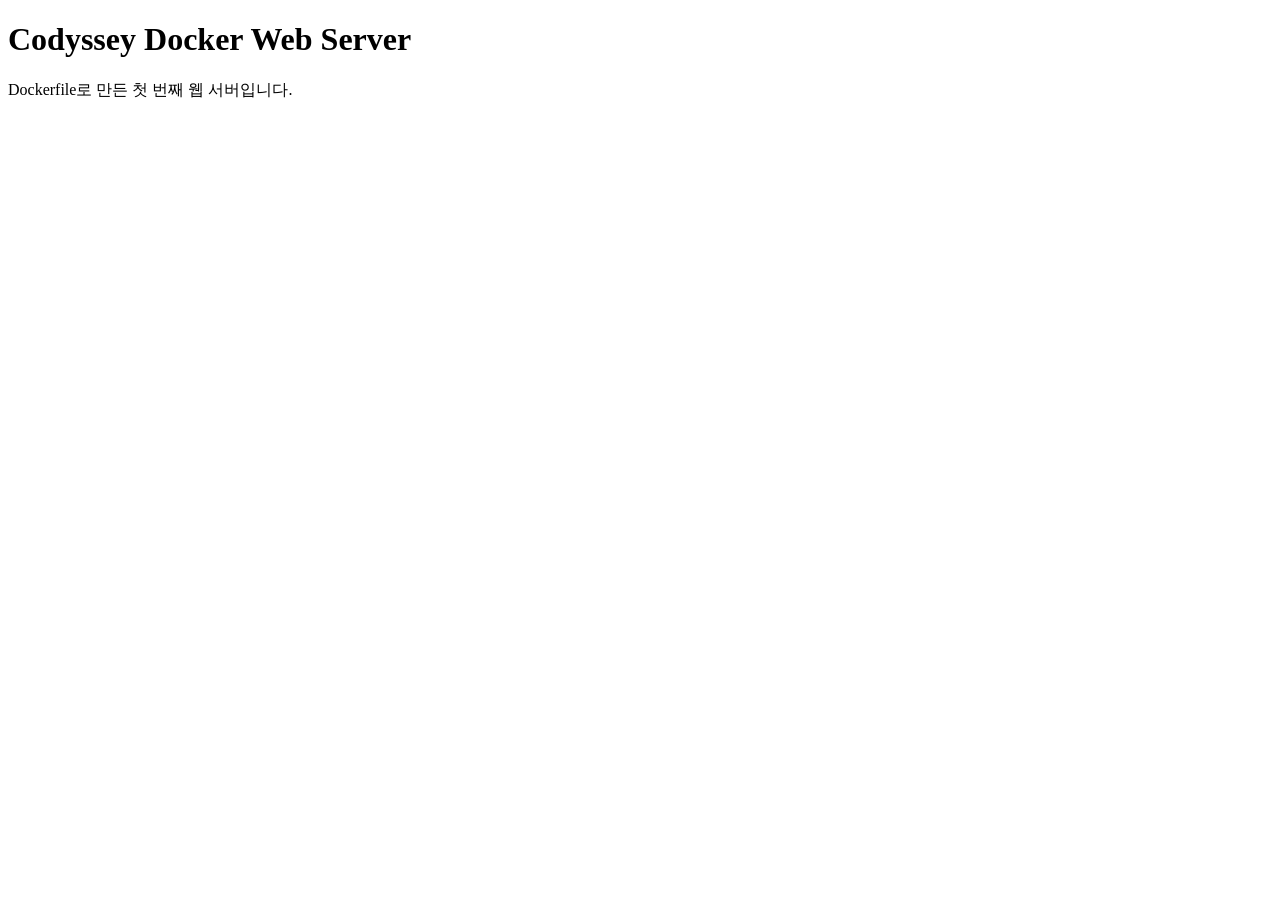
<file: dockerfile-manual-practice/index.html>
<!DOCTYPE html>
<html lang="ko">
<head>
    <meta charset="UTF-8">
    <meta name="viewport" content="width=device-width, initial-scale=1.0">
    <title>Codyssey Docker Web Server</title>
</head>
<body>
    <h1>Codyssey Docker Web Server</h1>
    <p>Dockerfile로 만든 첫 번째 웹 서버입니다.</p>
</body>
</html>
</file>
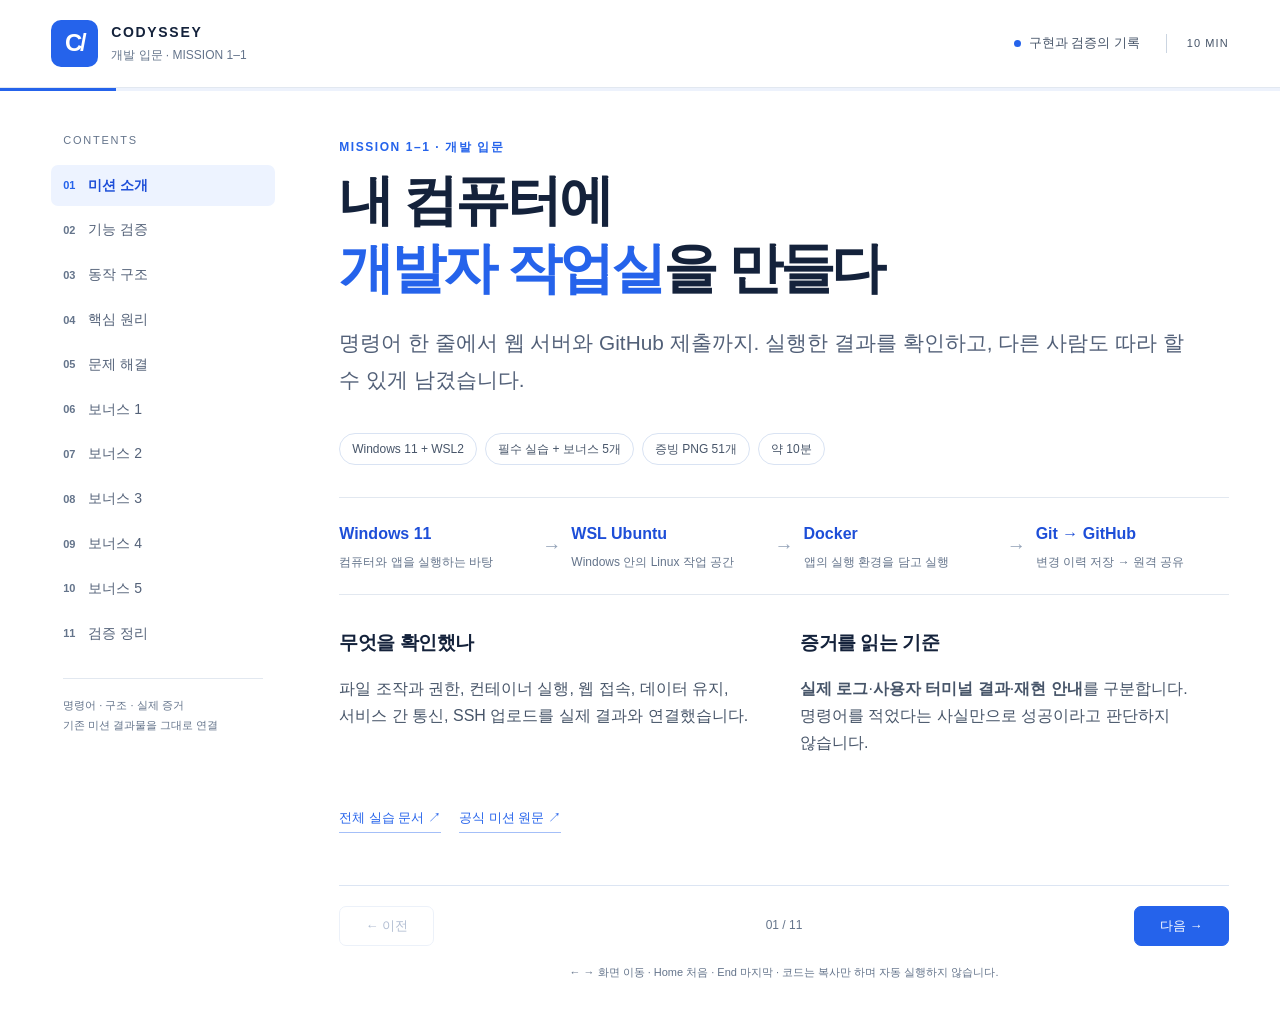
<file: presentation/index.html>
<!doctype html>
<html lang="ko"><head><meta charset="utf-8"><meta name="viewport" content="width=device-width, initial-scale=1"><meta name="color-scheme" content="light"><meta name="description" content="코디세이 미션 1-1의 실제 구현과 증거를 연결한 10분 동료 평가 자료"><title>개발자 작업실 — Codyssey 미션 1-1</title><link rel="stylesheet" href="style.css"><script src="script.js" defer></script></head>
<body><a class="skip-link" href="#main">본문으로 이동</a><header class="topbar"><a class="brand" href="#intro" data-slide="intro"><span class="brand-mark" aria-hidden="true">C/</span><span>CODYSSEY<small>개발 입문 · MISSION 1–1</small></span></a><div class="top-meta"><span class="live-dot" aria-hidden="true"></span>구현과 검증의 기록<span class="duration">10 MIN</span></div></header><div class="progress-track" aria-hidden="true"><div id="progress-fill"></div></div><div class="layout"><aside class="sidebar"><p class="nav-label">CONTENTS</p><nav aria-label="발표 목차"><a href="#intro" data-slide="intro"><span>01</span>미션 소개</a><a href="#verification" data-slide="verification"><span>02</span>기능 검증</a><a href="#architecture" data-slide="architecture"><span>03</span>동작 구조</a><a href="#principles" data-slide="principles"><span>04</span>핵심 원리</a><a href="#troubleshooting" data-slide="troubleshooting"><span>05</span>문제 해결</a><a href="#bonus1" data-slide="bonus1"><span>06</span>보너스 1</a><a href="#bonus2" data-slide="bonus2"><span>07</span>보너스 2</a><a href="#bonus3" data-slide="bonus3"><span>08</span>보너스 3</a><a href="#bonus4" data-slide="bonus4"><span>09</span>보너스 4</a><a href="#bonus5" data-slide="bonus5"><span>10</span>보너스 5</a><a href="#summary" data-slide="summary"><span>11</span>검증 정리</a></nav><div class="sidebar-note">명령어 · 구조 · 실제 증거<br>기존 미션 결과물을 그대로 연결</div></aside><main id="main"><section class="slide" id="intro" aria-labelledby="heading-intro"><p class="eyebrow">MISSION 1–1 · 개발 입문</p><h2 id="heading-intro" tabindex="-1">내 컴퓨터에<br><em>개발자 작업실</em>을 만들다</h2><p class="lead">명령어 한 줄에서 웹 서버와 GitHub 제출까지. 실행한 결과를 확인하고, 다른 사람도 따라 할 수 있게 남겼습니다.</p><div class="hero-facts"><span>Windows 11 + WSL2</span><span>필수 실습 + 보너스 5개</span><span>증빙 PNG 51개</span><span>약 10분</span></div><div class="flow" role="group" aria-label="Windows 11 → WSL Ubuntu → Docker → Git → GitHub"><div class="flow-node"><strong>Windows 11</strong><span>컴퓨터와 앱을 실행하는 바탕</span></div><span class="flow-arrow" aria-hidden="true">→</span><div class="flow-node"><strong>WSL Ubuntu</strong><span>Windows 안의 Linux 작업 공간</span></div><span class="flow-arrow" aria-hidden="true">→</span><div class="flow-node"><strong>Docker</strong><span>앱의 실행 환경을 담고 실행</span></div><span class="flow-arrow" aria-hidden="true">→</span><div class="flow-node"><strong>Git → GitHub</strong><span>변경 이력 저장 → 원격 공유</span></div></div><div class="split"><div><h3>무엇을 확인했나</h3><p>파일 조작과 권한, 컨테이너 실행, 웹 접속, 데이터 유지, 서비스 간 통신, SSH 업로드를 실제 결과와 연결했습니다.</p></div><div><h3>증거를 읽는 기준</h3><p><b>실제 로그</b>·<b>사용자 터미널 결과</b>·<b>재현 안내</b>를 구분합니다. 명령어를 적었다는 사실만으로 성공이라고 판단하지 않습니다.</p></div></div><div class="sources"><a class="source-link" href="https://github.com/inyoung7-lab/ia-codyssey-allinone-test1-1/blob/main/README.md" target="_blank" rel="noopener noreferrer">전체 실습 문서 <span aria-hidden="true">↗</span></a><a class="source-link" href="https://github.com/inyoung7-lab/ia-codyssey-allinone-test1-1/blob/main/mission-requirements.md" target="_blank" rel="noopener noreferrer">공식 미션 원문 <span aria-hidden="true">↗</span></a></div></section><section class="slide" id="verification" aria-labelledby="heading-verification"><p class="eyebrow">01 · 기능 동작 검증</p><h2 id="heading-verification" tabindex="-1">명령을 실행하고,<br><em>결과로 확인한다</em></h2><p class="lead">터미널은 글자로 컴퓨터에 요청하는 창입니다. 입력한 명령과 뒤에 나타난 결과를 함께 읽습니다.</p><div class="table-scroll"><table><thead><tr><th scope="col">Linux 명령</th><th scope="col">쉬운 뜻</th><th scope="col">확인 방법</th></tr></thead><tbody><tr><th scope="row">pwd · ls -la · cd</th><td>현재 위치 · 숨김 파일까지 목록 · 폴더 이동</td><td>경로와 목록 확인</td></tr><tr><th scope="row">mkdir · touch</th><td>폴더 생성 · 없던 빈 파일 생성</td><td>목록과 0바이트 크기 확인</td></tr><tr><th scope="row">cp · mv · rm</th><td>복사 · 이동/이름 변경 · 삭제</td><td>복사본, 새 이름, 삭제 후 부재 확인</td></tr><tr><th scope="row">cat · chmod</th><td>내용 읽기 · 접근 권한 바꾸기</td><td>본문과 stat/ls 권한 확인</td></tr></tbody></table></div><div class="code-block"><div class="code-bar"><span>추가 검증 로그의 명령 · 실행용 시연 아님</span><button class="copy-button" type="button" aria-label="추가 검증 로그의 명령 · 실행용 시연 아님 복사">복사</button></div><pre tabindex="0"><code>mv -n -- source.txt renamed.txt
test ! -e source.txt
test -f renamed.txt
rm -- renamed.txt
test ! -e renamed.txt</code></pre></div><div class="result"><span class="result-label">실제 검증 기록</span><p>2026-11-07 별도 CLI 검증: <b>각 단계 exit=0</b>. 이전 실습 사진과 하나의 연속 실행으로 묶지 않았습니다.</p></div><div class="table-scroll"><table><thead><tr><th scope="col">Docker 명령</th><th scope="col">무엇을 확인하나</th></tr></thead><tbody><tr><th scope="row">docker --version</th><td>Docker 클라이언트 버전</td></tr><tr><th scope="row">docker run hello-world</th><td>컨테이너를 새로 만들어 테스트 메시지 실행</td></tr><tr><th scope="row">docker ps / docker ps -a</th><td>실행 중 목록 / 종료된 것까지 전체 목록</td></tr><tr><th scope="row">docker images</th><td>저장된 이미지 목록</td></tr></tbody></table></div><div class="flow" role="group" aria-label="git add → git commit → git push"><div class="flow-node"><strong>git add</strong><span>저장할 변경 선택</span></div><span class="flow-arrow" aria-hidden="true">→</span><div class="flow-node"><strong>git commit</strong><span>로컬 이력에 기록</span></div><span class="flow-arrow" aria-hidden="true">→</span><div class="flow-node"><strong>git push</strong><span>원격 GitHub에 전송</span></div></div><p class="note">run·add·commit·push는 상태를 바꾸는 명령입니다. 이 페이지의 복사 버튼은 명령을 실행하지 않습니다.</p><div class="sources"><a class="source-link" href="https://github.com/inyoung7-lab/ia-codyssey-allinone-test1-1/blob/main/evidence/linux-cli-mv-rm-execution-log.txt" target="_blank" rel="noopener noreferrer">mv·rm 직접 실행 로그 <span aria-hidden="true">↗</span></a><a class="source-link" href="https://github.com/inyoung7-lab/ia-codyssey-allinone-test1-1/blob/main/evidence/cli-touch-empty-file-confirmed.png" target="_blank" rel="noopener noreferrer">touch·0바이트 증빙 <span aria-hidden="true">↗</span></a><a class="source-link" href="https://github.com/inyoung7-lab/ia-codyssey-allinone-test1-1/blob/main/evidence/docker-hello-world-success.png" target="_blank" rel="noopener noreferrer">hello-world 결과 <span aria-hidden="true">↗</span></a><a class="source-link" href="https://github.com/inyoung7-lab/ia-codyssey-allinone-test1-1/blob/main/evidence/git-merge-and-push-confirmed.png" target="_blank" rel="noopener noreferrer">기존 Git Push 결과 <span aria-hidden="true">↗</span></a></div></section><section class="slide" id="architecture" aria-labelledby="heading-architecture"><p class="eyebrow">02 · 동작 구조 설계</p><h2 id="heading-architecture" tabindex="-1">코드 · 실행 설정 · 증거를<br><em>찾기 쉽게 연결한다</em></h2><p class="lead">소스 파일은 “무엇을 실행할지”, 설정 파일은 “어떻게 실행할지”, 증거는 “무엇을 확인했는지”를 담습니다.</p><div class="code-block"><div class="code-bar"><span>실제 저장소 구조 · 주요 경로 발췌</span><button class="copy-button" type="button" aria-label="실제 저장소 구조 · 주요 경로 발췌 복사">복사</button></div><pre tabindex="0"><code>mission-1-1/
├── README.md                 # 실습 순서와 결과
├── mission-requirements.md   # 공식 기준
├── web-server/              # 기존 Dockerfile과 HTML
├── dockerfile-manual-practice/ # 직접 작성 추가 실습
├── docker-compose*.yml      # 보너스 실행 설정
├── bonus4-env/              # Nginx 템플릿·공개 변수 예시
└── evidence/                # PNG 51개와 실제 로그</code></pre></div><div class="split"><div><h3>Dockerfile: 이미지 제작법</h3><div class="code-block"><div class="code-bar"><span>실제 파일 · web-server/Dockerfile</span><button class="copy-button" type="button" aria-label="실제 파일 · web-server/Dockerfile 복사">복사</button></div><pre tabindex="0"><code># 가벼운 Alpine Linux 기반 nginx 웹 서버 이미지를 사용합니다.
FROM nginx:alpine

# 직접 만든 웹페이지를 nginx의 기본 웹페이지 위치에 복사합니다.
COPY index.html /usr/share/nginx/html/index.html

# 컨테이너가 사용하는 HTTP 포트입니다. 호스트 연결에는 별도 포트 매핑이 필요합니다.
EXPOSE 80</code></pre></div></div><div><h3>이미지를 만들고 실행하기</h3><div class="code-block"><div class="code-bar"><span>개념 예시 · Dockerfile이 있는 폴더에서 빌드</span><button class="copy-button" type="button" aria-label="개념 예시 · Dockerfile이 있는 폴더에서 빌드 복사">복사</button></div><pre tabindex="0"><code>docker build -t app:1.0 .</code></pre></div><p><code>-t app:1.0</code>은 이미지 이름과 버전, <code>.</code>은 현재 폴더를 뜻합니다.</p><div class="code-block"><div class="code-bar"><span>README 재현 예시 · 신규 자원 생성</span><button class="copy-button" type="button" aria-label="README 재현 예시 · 신규 자원 생성 복사">복사</button></div><pre tabindex="0"><code>docker build -t codyssey-web:1.0 ./web-server
docker run -d --name codyssey-web -p 127.0.0.1:8080:80 codyssey-web:1.0</code></pre></div></div></div><div class="result"><span class="result-label">실제 검증 기록</span><p>실제 초기 증빙은 <code>codyssey-web:v1</code>·<code>codyssey-web-server</code>를 사용합니다. 위 README 예시의 이름과 구분합니다.</p></div><div class="sources"><a class="source-link" href="https://github.com/inyoung7-lab/ia-codyssey-allinone-test1-1/blob/main/web-server/Dockerfile" target="_blank" rel="noopener noreferrer">기존 Dockerfile <span aria-hidden="true">↗</span></a><a class="source-link" href="https://github.com/inyoung7-lab/ia-codyssey-allinone-test1-1/blob/main/web-server/index.html" target="_blank" rel="noopener noreferrer">정적 HTML <span aria-hidden="true">↗</span></a><a class="source-link" href="https://github.com/inyoung7-lab/ia-codyssey-allinone-test1-1/blob/main/dockerfile-manual-practice/Dockerfile" target="_blank" rel="noopener noreferrer">직접 작성 실습 <span aria-hidden="true">↗</span></a><a class="source-link" href="https://github.com/inyoung7-lab/ia-codyssey-allinone-test1-1/blob/main/evidence/docker-web-build-success.png" target="_blank" rel="noopener noreferrer">이미지 빌드 증빙 <span aria-hidden="true">↗</span></a></div></section><section class="slide" id="principles" aria-labelledby="heading-principles"><p class="eyebrow">03 · 핵심 기술 원리</p><h2 id="heading-principles" tabindex="-1">같은 이미지에서 실행해도,<br><em>공간과 데이터는 구분된다</em></h2><p class="lead">이미지는 앱과 실행 환경의 묶음이고, 컨테이너는 그 이미지를 실제로 실행한 인스턴스입니다.</p><div class="flow" role="group" aria-label="Dockerfile → 이미지 → 컨테이너"><div class="flow-node"><strong>Dockerfile</strong><span>이미지를 만드는 설명서</span></div><span class="flow-arrow" aria-hidden="true">→</span><div class="flow-node"><strong>이미지</strong><span>실행 준비가 된 원본 묶음</span></div><span class="flow-arrow" aria-hidden="true">→</span><div class="flow-node"><strong>컨테이너</strong><span>원본으로부터 실행한 별도 공간</span></div></div><div class="split"><div><h3>포트: 서비스로 들어가는 입구</h3><div class="flow" role="group" aria-label="브라우저 → 호스트 매핑 → Nginx 컨테이너"><div class="flow-node"><strong>브라우저</strong><span>localhost:8090</span></div><span class="flow-arrow" aria-hidden="true">→</span><div class="flow-node"><strong>호스트 매핑</strong><span>127.0.0.1:8090</span></div><span class="flow-arrow" aria-hidden="true">→</span><div class="flow-node"><strong>Nginx 컨테이너</strong><span>80번 수신</span></div></div><p><code>8090:80</code>은 호스트의 입구를 컨테이너 입구에 연결합니다. 컨테이너 안의 <code>localhost</code>는 그 컨테이너 자신입니다.</p></div><div><h3>볼륨: 컨테이너 밖의 보관함</h3><div class="flow" role="group" aria-label="쓰기 컨테이너 → Named Volume → 새 컨테이너"><div class="flow-node"><strong>쓰기 컨테이너</strong><span>데이터 기록 후 삭제</span></div><span class="flow-arrow" aria-hidden="true">→</span><div class="flow-node"><strong>Named Volume</strong><span>독립된 데이터 보관</span></div><span class="flow-arrow" aria-hidden="true">→</span><div class="flow-node"><strong>새 컨테이너</strong><span>같은 내용 다시 읽기</span></div></div><p>Bind Mount는 호스트 폴더를 연결합니다. Named Volume은 Docker가 관리하는 저장 공간입니다. 컨테이너 삭제와 볼륨 삭제는 다릅니다.</p></div></div><div class="table-scroll"><table><thead><tr><th scope="col">권한·경로</th><th scope="col">해석</th></tr></thead><tbody><tr><th scope="row">r / w / x</th><td>읽기 / 쓰기 / 실행. 디렉터리의 x는 내부 접근</td></tr><tr><th scope="row">644 = 6·4·4</th><td>소유자 읽기·쓰기 / 그룹 읽기 / 기타 읽기</td></tr><tr><th scope="row">755 = 7·5·5</th><td>소유자 읽기·쓰기·실행 / 나머지 읽기·실행</td></tr><tr><th scope="row">chmod 644 파일 · chmod 755 폴더</th><td>접근 권한을 바꾸는 명령. 기존 파일 시연에 사용하지 않음</td></tr><tr><th scope="row">절대 경로 / 상대 경로</th><td>/부터 시작하는 위치 / 현재 폴더 기준 위치</td></tr></tbody></table></div><div class="result"><span class="result-label">실제 검증 기록</span><p>Named Volume 추가 실습에서 컨테이너 삭제 전후 <b>Codyssey volume persistence verified</b>가 동일하게 출력됐습니다.</p></div><div class="sources"><a class="source-link" href="https://github.com/inyoung7-lab/ia-codyssey-allinone-test1-1/blob/main/evidence/codyssey-volume-evidence%20%281%29/named-volume-before.png" target="_blank" rel="noopener noreferrer">삭제 전 데이터 <span aria-hidden="true">↗</span></a><a class="source-link" href="https://github.com/inyoung7-lab/ia-codyssey-allinone-test1-1/blob/main/evidence/codyssey-volume-evidence%20%281%29/named-volume-container-removed.png" target="_blank" rel="noopener noreferrer">컨테이너 삭제 <span aria-hidden="true">↗</span></a><a class="source-link" href="https://github.com/inyoung7-lab/ia-codyssey-allinone-test1-1/blob/main/evidence/codyssey-volume-evidence%20%281%29/named-volume-after.png" target="_blank" rel="noopener noreferrer">새 컨테이너 데이터 <span aria-hidden="true">↗</span></a><a class="source-link" href="https://github.com/inyoung7-lab/ia-codyssey-allinone-test1-1/blob/main/evidence/directory-permission-755-700-755-verified.png" target="_blank" rel="noopener noreferrer">디렉터리 권한 전후 <span aria-hidden="true">↗</span></a></div></section><section class="slide" id="troubleshooting" aria-labelledby="heading-troubleshooting"><p class="eyebrow">04 · 문제 해결 과정</p><h2 id="heading-troubleshooting" tabindex="-1">실패를 숨기지 않고,<br><em>연결 경로를 바꾸어 검증</em></h2><p class="lead">같은 GitHub 저장소라도 연결 포트와 인증 세션이 다르면 결과가 달라질 수 있습니다.</p><ol class="timeline"><li><b>증상</b><span>SSH 22번에서 <code>Connection reset</code>. 사용자 터미널 기록.</span></li><li><b>가설</b><span>연결 경로나 포트 제한 가능성을 검토. 정확한 차단 원인은 확정하지 않음.</span></li><li><b>대안</b><span><code>ssh.github.com:443</code>의 SSH 연결 사용. 웹 HTTPS 인증으로 바꾼 것은 아님.</span></li><li><b>검증</b><span>사용자 터미널에서 계정 인증·원격 조회·dry-run 후 실제 Push 성공.</span></li></ol><div class="code-block"><div class="code-bar"><span>사용자가 제공한 실제 Push·후속 조회 출력 발췌</span><button class="copy-button" type="button" aria-label="사용자가 제공한 실제 Push·후속 조회 출력 발췌 복사">복사</button></div><pre tabindex="0"><code>bf19ba0..b4fc41e main -&gt; main
b4fc41e1ffdfeb1b0ca64ea2c08c22960faf5b44 refs/heads/main</code></pre></div><div class="note">Codex 세션의 <code>Permission denied (publickey)</code>·exit=128은 그대로 보존했습니다. 에이전트 접근은 세션 환경에 따라 달라질 수 있습니다. dry-run은 실제 Push와 다릅니다.</div><div class="table-scroll"><table><thead><tr><th scope="col">추가 점검</th><th scope="col">해결·검증 원리</th></tr></thead><tbody><tr><th scope="row">컨테이너 이름 충돌</th><td>기존 codyssey-web-server가 Up임을 확인하고 삭제하지 않고 재사용</td></tr><tr><th scope="row">포트 충돌 예방</th><td>사용 중인 매핑 확인 → 별도 포트·프로젝트 사용. 실제 포트 충돌 발생 사례로 주장하지 않음</td></tr><tr><th scope="row">데이터 영속성</th><td>삭제 전 기록 → 컨테이너만 삭제 → 새 컨테이너에서 동일 내용 읽기. 데이터 유실 사고가 있었다고 주장하지 않음</td></tr></tbody></table></div><div class="sources"><a class="source-link" href="https://github.com/inyoung7-lab/ia-codyssey-allinone-test1-1/blob/main/evidence/github-ssh-verification-log.txt" target="_blank" rel="noopener noreferrer">SSH 성공·실패 출처 기록 <span aria-hidden="true">↗</span></a><a class="source-link" href="https://github.com/inyoung7-lab/ia-codyssey-allinone-test1-1/blob/main/evidence/docker-web-running-port-8080.png" target="_blank" rel="noopener noreferrer">실제 이름 충돌과 기존 상태 <span aria-hidden="true">↗</span></a></div></section><section class="slide" id="bonus1" aria-labelledby="heading-bonus1"><p class="eyebrow">05–1 · COMPOSE 단일 서비스</p><h2 id="heading-bonus1" tabindex="-1">실행 방법도<br><em>파일로 관리한다</em></h2><p class="lead">Compose는 여러 실행 옵션을 YAML에 모아 같은 방식으로 다시 실행하게 해주는 도구입니다.</p><div class="split"><div><h3>구현 · 한 개의 Nginx 서비스</h3><div class="code-block"><div class="code-bar"><span>실제 파일 · docker-compose.yml</span><button class="copy-button" type="button" aria-label="실제 파일 · docker-compose.yml 복사">복사</button></div><pre tabindex="0"><code># 기존 Dockerfile과 HTML을 그대로 재사용합니다.
name: codyssey-m11-bonus1

services:
  web:
    build:
      context: ./web-server
    image: codyssey-m11-compose-web:bonus1
    ports:
      - &quot;127.0.0.1:8090:80&quot;</code></pre></div></div><div><h3>왜 필요한가</h3><p>Nginx는 HTML을 HTTP로 전달하는 웹 서버입니다. 이미지·빌드 경로·포트 연결을 파일로 남기면 긴 실행 옵션을 다시 입력할 필요가 줄어듭니다.</p><div class="flow" role="group" aria-label="web-server/ → services.web → localhost:8090"><div class="flow-node"><strong>web-server/</strong><span>Dockerfile + HTML</span></div><span class="flow-arrow" aria-hidden="true">→</span><div class="flow-node"><strong>services.web</strong><span>Compose로 실행</span></div><span class="flow-arrow" aria-hidden="true">→</span><div class="flow-node"><strong>localhost:8090</strong><span>컨테이너 80번으로 연결</span></div></div></div></div><div class="code-block"><div class="code-bar"><span>실제 실습 명령 발췌 · up은 상태 변경</span><button class="copy-button" type="button" aria-label="실제 실습 명령 발췌 · up은 상태 변경 복사">복사</button></div><pre tabindex="0"><code>docker compose -f docker-compose.yml config --quiet
docker compose -f docker-compose.yml up --build --wait --wait-timeout 60
docker compose -f docker-compose.yml ps
curl --fail-with-body --silent --show-error --max-time 10 --include http://localhost:8090/</code></pre></div><div class="result"><span class="result-label">실제 검증 기록</span><p><b>YAML 검증 → 빌드·실행 → 상태·포트 → HTTP 200</b> 순으로 확인했습니다. HTML 본문은 기존 파일 전체와 일치했습니다.</p></div><div class="sources"><a class="source-link" href="https://github.com/inyoung7-lab/ia-codyssey-allinone-test1-1/blob/main/docker-compose.yml" target="_blank" rel="noopener noreferrer">단일 서비스 설정 <span aria-hidden="true">↗</span></a><a class="source-link" href="https://github.com/inyoung7-lab/ia-codyssey-allinone-test1-1/blob/main/evidence/docker-compose-single-service-log.txt" target="_blank" rel="noopener noreferrer">실제 명령·출력·종료 코드 <span aria-hidden="true">↗</span></a></div></section><section class="slide" id="bonus2" aria-labelledby="heading-bonus2"><p class="eyebrow">05–2 · 멀티 컨테이너</p><h2 id="heading-bonus2" tabindex="-1">이름으로 찾고,<br><em>내부 네트워크로 통신</em></h2><p class="lead">웹 서비스와 HTTP 점검용 보조 서비스가 같은 Compose 네트워크에서 연결됩니다.</p><div class="split"><div><h3>구현 · probe 추가</h3><div class="code-block"><div class="code-bar"><span>실제 파일 · docker-compose.bonus2.yml</span><button class="copy-button" type="button" aria-label="실제 파일 · docker-compose.bonus2.yml 복사">복사</button></div><pre tabindex="0"><code>services:
  probe:
    # 기존 이미지의 wget을 HTTP 점검에 재사용합니다.
    image: codyssey-m11-compose-web:bonus1
    entrypoint: [&quot;/bin/sh&quot;]
    command: [&quot;-c&quot;, &quot;while :; do sleep 3600; done&quot;]</code></pre></div><p>같은 이미지를 재사용하지만 시작 명령은 셸 대기 루프입니다. <b>probe는 Nginx 서버를 실행하지 않습니다.</b></p></div><div><h3>왜 필요한가</h3><p>컨테이너 IP를 직접 고정하는 대신 서비스 이름으로 요청하면 역할을 기준으로 연결할 수 있습니다.</p><div class="flow" role="group" aria-label="probe → web:80 → web"><div class="flow-node"><strong>probe</strong><span>wget HTTP 점검</span></div><span class="flow-arrow" aria-hidden="true">→</span><div class="flow-node"><strong>web:80</strong><span>Compose 내부 이름 해석</span></div><span class="flow-arrow" aria-hidden="true">→</span><div class="flow-node"><strong>web</strong><span>Nginx 응답</span></div></div><p>이 요청은 호스트의 8090번을 거치지 않습니다. probe에는 공개 포트가 없습니다.</p></div></div><div class="code-block"><div class="code-bar"><span>실제 실습 명령 · 기존 web 유지, probe만 추가</span><button class="copy-button" type="button" aria-label="실제 실습 명령 · 기존 web 유지, probe만 추가 복사">복사</button></div><pre tabindex="0"><code>docker compose -f docker-compose.yml -f docker-compose.bonus2.yml up --no-deps --no-build --pull never --wait --wait-timeout 60 probe
docker compose -f docker-compose.yml -f docker-compose.bonus2.yml exec -T probe wget -S -T 10 -O - http://web:80/</code></pre></div><div class="result"><span class="result-label">실제 검증 기록</span><p><b>두 서비스 Up · 같은 네트워크 · 내부 HTTP 200 · HTML 일치</b> 확인. 기존 web의 ID·시작 시각·포트도 유지했습니다.</p></div><p class="note"><code>docker top … -eo comm,args</code>는 PID 필드 조회 오류로 exit=1입니다. HTTP 검증 뒤의 보조 조회 실패이며, 통신 실패로 해석하지 않습니다.</p><div class="sources"><a class="source-link" href="https://github.com/inyoung7-lab/ia-codyssey-allinone-test1-1/blob/main/docker-compose.bonus2.yml" target="_blank" rel="noopener noreferrer">보조 서비스 설정 <span aria-hidden="true">↗</span></a><a class="source-link" href="https://github.com/inyoung7-lab/ia-codyssey-allinone-test1-1/blob/main/evidence/docker-compose-multi-service-log.txt" target="_blank" rel="noopener noreferrer">내부 통신·실패 기록 <span aria-hidden="true">↗</span></a></div></section><section class="slide" id="bonus3" aria-labelledby="heading-bonus3"><p class="eyebrow">05–3 · COMPOSE 운영</p><h2 id="heading-bonus3" tabindex="-1">실행 → 관찰 → 로그 →<br><em>정리까지 확인한다</em></h2><p class="lead">원래 서비스 대신 독립 프로젝트에서 운영 명령을 검증해 기존 미션을 보호했습니다.</p><div class="flow" role="group" aria-label="up → ps → logs → down"><div class="flow-node"><strong>up</strong><span>서비스 실행</span></div><span class="flow-arrow" aria-hidden="true">→</span><div class="flow-node"><strong>ps</strong><span>실제 Up 확인</span></div><span class="flow-arrow" aria-hidden="true">→</span><div class="flow-node"><strong>logs</strong><span>시작 메시지 확인</span></div><span class="flow-arrow" aria-hidden="true">→</span><div class="flow-node"><strong>down</strong><span>전용 자원 정리</span></div></div><div class="split"><div><h3>구현 · 임시 프로젝트</h3><div class="code-block"><div class="code-bar"><span>실제 파일 · docker-compose.bonus3.yml</span><button class="copy-button" type="button" aria-label="실제 파일 · docker-compose.bonus3.yml 복사">복사</button></div><pre tabindex="0"><code>name: codyssey-m11-bonus3-ops

services:
  ops:
    # 기존 이미지를 재사용하며 서버 포트는 공개하지 않습니다.
    image: codyssey-m11-compose-web:bonus1
    entrypoint: [&quot;/bin/sh&quot;]
    command:
      - &quot;-c&quot;
      - |
        echo &#x27;CODYSSEY_COMPOSE_OPS_READY&#x27;
        while :; do sleep 3600; done</code></pre></div></div><div><h3>왜 필요한가</h3><p>실행만 되는지 보는 데서 끝나지 않고, 상태와 로그를 읽고 어떤 자원이 정리됐는지 확인하는 운영 습관입니다.</p><div class="code-block"><div class="code-bar"><span>실제 logs 출력</span><button class="copy-button" type="button" aria-label="실제 logs 출력 복사">복사</button></div><pre tabindex="0"><code>ops-1  | CODYSSEY_COMPOSE_OPS_READY</code></pre></div><p>up의 대기 성공만으로 판단하지 않고 ps와 메시지를 각각 확인했습니다. 서비스 준비 기준은 이 실습의 시작 메시지입니다.</p></div></div><div class="code-block"><div class="code-bar"><span>실제 실습 순서 · down은 종료·삭제, 발표 시연용 아님</span><button class="copy-button" type="button" aria-label="실제 실습 순서 · down은 종료·삭제, 발표 시연용 아님 복사">복사</button></div><pre tabindex="0"><code>docker compose -p codyssey-m11-bonus3-ops -f docker-compose.bonus3.yml up --no-build --pull never --wait --wait-timeout 60
docker compose -p codyssey-m11-bonus3-ops -f docker-compose.bonus3.yml ps
docker compose -p codyssey-m11-bonus3-ops -f docker-compose.bonus3.yml logs --no-color --tail 50 ops
docker compose -p codyssey-m11-bonus3-ops -f docker-compose.bonus3.yml down</code></pre></div><div class="result"><span class="result-label">실제 검증 기록</span><p><b>네 명령 exit=0</b>. 정리 후 임시 컨테이너·네트워크 0개. 기존 컨테이너 8개와 네트워크·이미지 유지.</p></div><div class="sources"><a class="source-link" href="https://github.com/inyoung7-lab/ia-codyssey-allinone-test1-1/blob/main/docker-compose.bonus3.yml" target="_blank" rel="noopener noreferrer">독립 운영 설정 <span aria-hidden="true">↗</span></a><a class="source-link" href="https://github.com/inyoung7-lab/ia-codyssey-allinone-test1-1/blob/main/evidence/docker-compose-operations-log.txt" target="_blank" rel="noopener noreferrer">운영·정리 결과 <span aria-hidden="true">↗</span></a></div></section><section class="slide" id="bonus4" aria-labelledby="heading-bonus4"><p class="eyebrow">05–4 · 환경 변수</p><h2 id="heading-bonus4" tabindex="-1">코드는 그대로,<br><em>서버의 실제 포트는 변경</em></h2><p class="lead">환경 변수는 프로그램에 외부에서 전달하는 설정값입니다. 여기서는 NGINX_PORT 숫자만 바꿉니다.</p><div class="flow" role="group" aria-label=".env → Compose → 템플릿 → Nginx"><div class="flow-node"><strong>.env</strong><span>NGINX_PORT=8091</span></div><span class="flow-arrow" aria-hidden="true">→</span><div class="flow-node"><strong>Compose</strong><span>치환 + 컨테이너 전달</span></div><span class="flow-arrow" aria-hidden="true">→</span><div class="flow-node"><strong>템플릿 → Nginx</strong><span>listen 8091;</span></div></div><div class="split"><div><h3>구현 · 변수 전달과 포트</h3><div class="code-block"><div class="code-bar"><span>실제 파일 · docker-compose.bonus4.yml</span><button class="copy-button" type="button" aria-label="실제 파일 · docker-compose.bonus4.yml 복사">복사</button></div><pre tabindex="0"><code>name: codyssey-m11-bonus4-env

services:
  web:
    image: codyssey-m11-compose-web:bonus1
    environment:
      NGINX_PORT: &quot;${NGINX_PORT:?NGINX_PORT is required}&quot;
    ports:
      - &quot;127.0.0.1:${NGINX_PORT}:${NGINX_PORT}&quot;
    volumes:
      - ./bonus4-env/default.conf.template:/etc/nginx/templates/default.conf.template:ro</code></pre></div></div><div><h3>왜 필요한가</h3><p>HTML이나 이미지를 다시 만들지 않고 실행 환경에 맞게 설정을 바꿉니다. .env는 Compose 치환 입력이고, 컨테이너 전달은 environment 설정이 맡습니다.</p><div class="code-block"><div class="code-bar"><span>실제 파일 · bonus4-env/default.conf.template</span><button class="copy-button" type="button" aria-label="실제 파일 · bonus4-env/default.conf.template 복사">복사</button></div><pre tabindex="0"><code>server {
    listen ${NGINX_PORT};
    server_name localhost;

    location / {
        root /usr/share/nginx/html;
        index index.html;
    }
}</code></pre></div></div></div><div class="table-scroll"><table><thead><tr><th scope="col">검증</th><th scope="col">첫 단계</th><th scope="col">변경 후</th></tr></thead><tbody><tr><th scope="row">변수·실제 listen</th><td>8091</td><td>8092</td></tr><tr><th scope="row">호스트 → 컨테이너</th><td>127.0.0.1:8091 → 8091</td><td>127.0.0.1:8092 → 8092</td></tr><tr><th scope="row">HTTP·본문</th><td>200 · 기존 HTML 일치</td><td>200 · 기존 HTML 일치</td></tr></tbody></table></div><div class="code-block"><div class="code-bar"><span>실제 두 번째 단계 명령 발췌 · 전용 컨테이너 재생성</span><button class="copy-button" type="button" aria-label="실제 두 번째 단계 명령 발췌 · 전용 컨테이너 재생성 복사">복사</button></div><pre tabindex="0"><code>NGINX_PORT=8092 docker compose --env-file bonus4-env/.env -f docker-compose.bonus4.yml up --no-build --pull never --wait --wait-timeout 60
NGINX_PORT=8092 docker compose --env-file bonus4-env/.env -f docker-compose.bonus4.yml exec -T web printenv NGINX_PORT
NGINX_PORT=8092 docker compose --env-file bonus4-env/.env -f docker-compose.bonus4.yml exec -T web cat /etc/nginx/conf.d/default.conf</code></pre></div><div class="result"><span class="result-label">실제 검증 기록</span><p>8091 매핑 제거 확인 후 <b>전용 프로젝트만 down</b>. .env는 로컬 전용·Git 제외, .env.example은 공개 가능한 포트 예시입니다. 테스트에 비밀값은 쓰지 않았습니다.</p></div><div class="sources"><a class="source-link" href="https://github.com/inyoung7-lab/ia-codyssey-allinone-test1-1/blob/main/bonus4-env/.env.example" target="_blank" rel="noopener noreferrer">공개 변수 예시 <span aria-hidden="true">↗</span></a><a class="source-link" href="https://github.com/inyoung7-lab/ia-codyssey-allinone-test1-1/blob/main/bonus4-env/default.conf.template" target="_blank" rel="noopener noreferrer">Nginx 템플릿 <span aria-hidden="true">↗</span></a><a class="source-link" href="https://github.com/inyoung7-lab/ia-codyssey-allinone-test1-1/blob/main/docker-compose.bonus4.yml" target="_blank" rel="noopener noreferrer">환경 변수 설정 <span aria-hidden="true">↗</span></a><a class="source-link" href="https://github.com/inyoung7-lab/ia-codyssey-allinone-test1-1/blob/main/evidence/docker-compose-environment-log.txt" target="_blank" rel="noopener noreferrer">8091·8092 실제 검증 <span aria-hidden="true">↗</span></a></div></section><section class="slide" id="bonus5" aria-labelledby="heading-bonus5"><p class="eyebrow">05–5 · GITHUB SSH</p><h2 id="heading-bonus5" tabindex="-1">공개키로 등록하고,<br><em>개인키로 인증한다</em></h2><p class="lead">Ed25519는 이 실습에서 선택한 SSH 키 방식입니다. 공개키는 GitHub에 등록하고 개인키·암호문은 로컬에서 보호합니다.</p><div class="split"><div><h3>구현 · 전용 키와 SSH 443</h3><p>개인키 권한 <b>600</b>, 공개키 <b>644</b>. 공개키는 GitHub 계정에 등록했습니다. origin은 HTTPS로 유지하고 명령에서 SSH URL을 지정했습니다.</p><div class="flow" role="group" aria-label="전용 개인키 → ssh.github.com:443 → GitHub main"><div class="flow-node"><strong>전용 개인키</strong><span>공개하지 않는 인증 수단</span></div><span class="flow-arrow" aria-hidden="true">→</span><div class="flow-node"><strong>ssh.github.com:443</strong><span>22번 실패 시 대체 경로</span></div><span class="flow-arrow" aria-hidden="true">→</span><div class="flow-node"><strong>GitHub main</strong><span>원격 저장소 전송</span></div></div></div><div><h3>왜 필요한가</h3><p>매번 토큰을 명령에 넣지 않고 키로 신원을 확인합니다. SSH 에이전트는 키를 사용할 수 있게 돕는 세션 도구이며, 다른 터미널·프로세스에서 공유되지 않을 수 있습니다.</p><div class="table-scroll"><table><thead><tr><th scope="col">단계</th><th scope="col">증거 출처·결과</th></tr></thead><tbody><tr><th scope="row">443 인증·ls-remote</th><td>사용자 터미널 성공 보고</td></tr><tr><th scope="row">Push dry-run</th><td>Everything up-to-date · 실제 업로드 아님</td></tr><tr><th scope="row">실제 Push</th><td>사용자 터미널에서 bf19ba0 → b4fc41e</td></tr><tr><th scope="row">원격 일치</th><td>사용자 후속 조회에서 b4fc41e 확인</td></tr></tbody></table></div></div></div><div class="code-block"><div class="code-bar"><span>README 재현 안내 · 사용자 실제 명령 원문은 미제공</span><button class="copy-button" type="button" aria-label="README 재현 안내 · 사용자 실제 명령 원문은 미제공 복사">복사</button></div><pre tabindex="0"><code>ssh -i &quot;$HOME/.ssh/id_ed25519_codyssey&quot; -o IdentitiesOnly=yes -p 443 -T git@ssh.github.com
GIT_SSH_COMMAND=&quot;ssh -i \&quot;$HOME/.ssh/id_ed25519_codyssey\&quot; -o IdentitiesOnly=yes -p 443&quot; git ls-remote ssh://git@ssh.github.com:443/inyoung7-lab/ia-codyssey-allinone-test1-1.git refs/heads/main</code></pre></div><div class="result"><span class="result-label">실제 검증 기록</span><p><b>사용자가 제공한 실제 Push·원격 조회 결과</b><br><code>bf19ba0..b4fc41e main → main</code><br><code>b4fc41e… refs/heads/main</code></p></div><p class="note">Codex의 SSH 인증 실패 exit=128은 로그에 남겨뒀습니다. 이번 자료 제작 직전에는 HTTPS 원격 조회로 로컬·원격 main <code>33b0e448…</code> 일치를 직접 확인했습니다. HTTPS 조회는 SSH 인증 성공의 대체 증거가 아닙니다.</p><div class="sources"><a class="source-link" href="https://github.com/inyoung7-lab/ia-codyssey-allinone-test1-1/blob/main/evidence/github-ssh-verification-log.txt" target="_blank" rel="noopener noreferrer">SSH 전체 출처·실패·Push 기록 <span aria-hidden="true">↗</span></a><a class="source-link" href="https://github.com/inyoung7-lab/ia-codyssey-allinone-test1-1/blob/main/README.md" target="_blank" rel="noopener noreferrer">키 보호·재현 방법 <span aria-hidden="true">↗</span></a></div></section><section class="slide" id="summary" aria-labelledby="heading-summary"><p class="eyebrow">06 · 결과와 증거</p><h2 id="heading-summary" tabindex="-1">완료 표시보다 중요한 것은<br><em>확인 가능한 근거</em></h2><p class="lead">설정 → 실행 → 관찰 → 비교 → 기록. 같은 절차로 기능과 안전을 함께 점검했습니다.</p><div class="summary-grid"><div><strong>51</strong><span>기존 PNG 증빙 보존</span></div><div><strong>5</strong><span>보너스별 구현·결과 연결</span></div><div><strong>200</strong><span>HTTP 응답·본문 함께 확인</span></div></div><div class="table-scroll"><table><thead><tr><th scope="col">평가 항목</th><th scope="col">확인할 자료</th></tr></thead><tbody><tr><th scope="row">기능 동작</th><td>CLI 실제 로그·HTTP 결과·삭제 전후 데이터</td></tr><tr><th scope="row">구조와 원리</th><td>Dockerfile·Compose·포트·볼륨 연결</td></tr><tr><th scope="row">문제 해결</th><td>오류 원문·대안·재검증·출처 구분</td></tr><tr><th scope="row">보안과 재현성</th><td>마스킹·로컬 .env 제외·공개 예시·명령 순서</td></tr></tbody></table></div><div class="split"><div><h3>현재 자료의 범위</h3><p>과거 검증은 증빙 기록입니다. 서비스가 지금도 응답하는지는 발표 전 조회로 확인해야 합니다. 다른 독립 환경에서 전체 재현을 검증했다고 주장하지 않습니다.</p></div><div><h3>발표 중 사용할 조회</h3><div class="code-block"><div class="code-bar"><span>조회용 명령 · 실제 저장소에서, 서버 실행 중일 때</span><button class="copy-button" type="button" aria-label="조회용 명령 · 실제 저장소에서, 서버 실행 중일 때 복사">복사</button></div><pre tabindex="0"><code>docker ps
docker compose -f docker-compose.yml ps
curl -I http://localhost:8090
git status
git log -1 --oneline</code></pre></div></div></div><div class="sources"><a class="source-link" href="https://github.com/inyoung7-lab/ia-codyssey-allinone-test1-1/blob/main/README.md" target="_blank" rel="noopener noreferrer">전체 프로젝트 <span aria-hidden="true">↗</span></a><a class="source-link" href="https://github.com/inyoung7-lab/ia-codyssey-allinone-test1-1/blob/main/mission-requirements.md" target="_blank" rel="noopener noreferrer">공식 요구사항 <span aria-hidden="true">↗</span></a></div><div class="sources"><a class="source-link" href="safe-demo-commands.md">조회 전용 시연 명령 ↗</a><a class="source-link" href="https://github.com/inyoung7-lab/ia-codyssey-allinone-test1-1" target="_blank" rel="noopener noreferrer">GitHub 저장소 ↗</a></div></section><footer class="controls"><button id="previous" type="button" aria-label="이전 화면">← 이전</button><p id="position" aria-live="polite">01 / 11</p><button id="next" type="button" aria-label="다음 화면">다음 →</button></footer><p class="keyboard-hint">← → 화면 이동 · Home 처음 · End 마지막 · 코드는 복사만 하며 자동 실행하지 않습니다.</p><div id="copy-status" class="sr-only" role="status" aria-live="polite"></div></main></div></body></html>
</file>
<file: presentation/style.css>
*{box-sizing:border-box}html{scroll-behavior:smooth;scroll-padding-top:110px}body{margin:0;background:#fff;color:#14223b;font-family:"Pretendard","Noto Sans KR",-apple-system,BlinkMacSystemFont,"Segoe UI",sans-serif;line-height:1.7;word-break:keep-all;overflow-wrap:anywhere}button,a{-webkit-tap-highlight-color:transparent}a{color:#2563eb;text-underline-offset:4px}button{font:inherit;cursor:pointer}button:disabled{cursor:default;opacity:.35}a:focus-visible,button:focus-visible,pre:focus-visible{outline:3px solid #2563eb;outline-offset:4px}h2:focus{outline:none}h2{font-size:clamp(2.1rem,4.3vw,3.7rem);line-height:1.22;letter-spacing:-.055em;margin:10px 0 22px;font-weight:780}h2 em{font-style:normal;color:#2563eb}h3{font-size:1.2rem;letter-spacing:-.025em;margin:0 0 15px}p{margin:0 0 18px}b,strong{font-weight:750}.topbar{height:88px;display:flex;align-items:center;justify-content:space-between;padding:0 4vw;border-bottom:1px solid #e2e8f0;background:#fff;position:sticky;top:0;z-index:10}.brand{display:flex;gap:13px;align-items:center;color:#14223b;text-decoration:none;font-size:14px;font-weight:800;letter-spacing:.12em}.brand small{display:block;font-weight:500;color:#64748b;letter-spacing:0;font-size:12px}.brand-mark{font-size:24px;background:#2563eb;color:white;border-radius:10px;width:47px;height:47px;display:grid;place-items:center;letter-spacing:-.1em}.top-meta{display:flex;align-items:center;gap:8px;font-size:13px;color:#475569}.live-dot{width:7px;height:7px;border-radius:100%;background:#2563eb}.duration{margin-left:18px;letter-spacing:.1em;border-left:1px solid #cbd5e1;padding-left:20px;font-size:11px}.progress-track{height:3px;background:#edf2fc;position:sticky;top:88px;z-index:11}#progress-fill{height:100%;background:#2563eb;width:9.09%;transition:width .2s}.layout{max-width:1600px;margin:auto;display:grid;grid-template-columns:224px minmax(0,1fr);gap:5vw;padding:40px 4vw 24px}.sidebar{position:sticky;top:126px;align-self:start}.nav-label{font-size:11px;color:#64748b;letter-spacing:.16em;margin:0 0 15px 12px}nav{display:flex;flex-direction:column;gap:3px}nav a{display:flex;gap:13px;padding:9px 12px;text-decoration:none;color:#536178;border-radius:7px;font-size:14px}nav a span{font-size:11px;font-weight:700;color:#64748b;align-self:center;font-variant-numeric:tabular-nums}nav a:hover{background:#f5f7fc}nav a[aria-current="step"]{background:#edf3ff;color:#1d4ed8;font-weight:750}nav a[aria-current="step"] span{color:#2563eb}.sidebar-note{border-top:1px solid #e2e8f0;margin:24px 12px 0;padding-top:17px;font-size:11px;line-height:1.8;color:#64748b}main{min-width:0;max-width:1120px}.slide{padding:6px 0 24px;min-height:65vh}.slide[hidden]{display:none}.eyebrow{font-size:12px;letter-spacing:.13em;color:#2563eb;font-weight:750;margin:0}.lead{font-size:clamp(1.04rem,1.65vw,1.3rem);max-width:850px;line-height:1.8;color:#526078;margin-bottom:34px}.hero-facts{display:flex;flex-wrap:wrap;gap:8px;margin:0 0 32px}.hero-facts span{font-size:12px;border:1px solid #d9e3f3;border-radius:999px;padding:5px 12px;color:#475569}.split{display:grid;grid-template-columns:minmax(0,1fr) minmax(0,1fr);gap:32px;margin:32px 0}.split>div{min-width:0}.split p{font-size:16px;color:#475569}.flow{display:flex;align-items:stretch;gap:10px;margin:26px 0;padding:22px 0;border-top:1px solid #e2e8f0;border-bottom:1px solid #e2e8f0}.flow-node{flex:1;min-width:0}.flow-node strong{display:block;font-size:16px;color:#1d4ed8}.flow-node span{display:block;font-size:12px;color:#64748b;margin-top:6px;line-height:1.6}.flow-arrow{align-self:center;color:#94a3b8;font-size:19px}.table-scroll{overflow-x:auto;margin:26px 0}table{border-collapse:collapse;width:100%;text-align:left;font-size:15px}thead{background:#f2f6ff;color:#334e83}th,td{padding:13px 16px;border-bottom:1px solid #e2e8f0;vertical-align:top}tbody th{font-weight:650;width:30%}td{color:#475569}.code-block{margin:22px 0;border:1px solid #dce5f3;border-radius:9px;overflow:hidden;background:#f8faff}.code-bar{padding:9px 14px;display:flex;justify-content:space-between;align-items:center;gap:12px;background:#eef3fc;color:#526078;font-size:11px}.copy-button{flex-shrink:0;border:1px solid #c2d2ef;color:#1d4ed8;background:#fff;border-radius:5px;padding:3px 11px;font-size:11px}.copy-button:hover{background:#e5edff}pre{margin:0;padding:18px 20px;overflow-x:auto;font-size:13px;line-height:1.9;color:#173875;tab-size:2;white-space:pre}code{font-family:ui-monospace,"Cascadia Code",Consolas,monospace}p code,td code,.note code{font-size:.87em;background:#edf3ff;color:#244680;border-radius:3px;padding:2px 4px}.result{border-left:3px solid #2563eb;background:#f3f7ff;padding:16px 20px;margin:24px 0}.result-label{display:block;font-size:10px;font-weight:800;letter-spacing:.08em;color:#2563eb;margin-bottom:6px}.result p{margin:0;font-size:15px;line-height:1.9}.result code{font-size:12px}.sources{display:flex;gap:9px 18px;flex-wrap:wrap;margin:24px 0 10px}.source-link{font-size:13px;text-decoration:none;border-bottom:1px solid #a4bff8;padding-bottom:3px}.source-link:hover{color:#153ba3}.note{font-size:13px;color:#536178;border-left:2px solid #b4c2d9;padding:6px 0 6px 16px;margin:22px 0}.timeline{list-style:none;padding:0;margin:30px 0;counter-reset:timeline}.timeline li{counter-increment:timeline;display:grid;grid-template-columns:28px 82px 1fr;gap:12px;align-items:start;padding:17px 0;border-bottom:1px solid #e2e8f0;font-size:15px}.timeline li:before{content:counter(timeline,decimal-leading-zero);color:#2563eb;font-size:12px;font-weight:800}.timeline li span{color:#475569}.summary-grid{display:grid;grid-template-columns:repeat(3,1fr);gap:20px;padding:20px 0 32px}.summary-grid strong{font-size:64px;line-height:1.1;color:#2563eb;font-weight:760;letter-spacing:-.07em;display:block}.summary-grid span{font-size:13px;color:#526078;display:block;margin-top:14px}.controls{border-top:1px solid #dce5f3;margin-top:18px;padding-top:20px;display:flex;align-items:center;justify-content:space-between}.controls button{background:#fff;color:#244680;border:1px solid #c9d7ee;border-radius:7px;min-width:95px;padding:8px 15px;font-size:13px}.controls button:last-child{background:#2563eb;color:#fff;border-color:#2563eb}.controls p{font-size:12px;color:#64748b;margin:0;font-variant-numeric:tabular-nums}.keyboard-hint{font-size:11px;color:#64748b;text-align:center;margin:17px 0}.sr-only{position:absolute;width:1px;height:1px;padding:0;margin:-1px;overflow:hidden;clip:rect(0,0,0,0);white-space:nowrap;border:0}.skip-link{position:fixed;top:-100px;left:15px;z-index:30;background:#fff;padding:10px}.skip-link:focus{top:10px}
@media(min-width:1600px){.layout{gap:70px}}@media(max-width:1050px){.layout{grid-template-columns:175px minmax(0,1fr);gap:28px;padding:30px 25px}.topbar{padding:0 25px}.split{gap:22px}.flow{gap:7px}.flow-node strong{font-size:14px}th,td{padding:11px}.sidebar-note{display:none}}@media(max-width:760px){html{scroll-padding-top:154px}.topbar{height:70px;padding:0 18px}.brand-mark{width:38px;height:38px;font-size:20px}.brand{font-size:12px;gap:9px}.brand small{font-size:10px}.top-meta{font-size:10px}.duration,.live-dot{display:none}.progress-track{top:70px}.layout{display:block;padding:0 20px 20px}.sidebar{position:sticky;top:73px;z-index:9;background:white;margin:0 -20px 24px;padding:8px 14px;border-bottom:1px solid #e2e8f0}.nav-label{display:none}nav{flex-direction:row;overflow-x:auto;gap:4px;scrollbar-width:thin}nav a{white-space:nowrap;padding:7px 9px;font-size:12px;gap:6px}nav a span{font-size:10px}h2{font-size:2.3rem;line-height:1.3}.eyebrow{font-size:10px}.lead{font-size:16px;margin-bottom:22px}.split{grid-template-columns:1fr;gap:12px;margin:22px 0}.flow{flex-wrap:wrap;row-gap:20px}.flow-node{flex-basis:35%}.flow-node strong{font-size:14px}.flow-arrow{font-size:16px}.flow-arrow:nth-child(4){display:none}.summary-grid{gap:10px}.summary-grid strong{font-size:48px}.summary-grid span{font-size:11px}pre{font-size:12px;padding:14px}table{font-size:13px;min-width:350px}.timeline li{grid-template-columns:24px 60px 1fr;gap:6px;font-size:13px}.timeline li b{font-size:13px}.sources{gap:12px}.source-link{font-size:12px}.result{padding:14px}.keyboard-hint{font-size:10px}}@media(prefers-reduced-motion:reduce){html{scroll-behavior:auto}#progress-fill{transition:none}}@media print{.sidebar,.topbar,.progress-track,.controls,.keyboard-hint,.copy-button,.skip-link{display:none}.layout{display:block;padding:0}.slide,.slide[hidden]{display:block!important;min-height:0;break-before:page}.slide:first-child{break-before:auto}h2{font-size:28px}.lead{font-size:15px}.split{gap:20px}pre{white-space:pre-wrap;font-size:10px}.sources{font-size:10px}.code-block{break-inside:avoid}}
</file>
